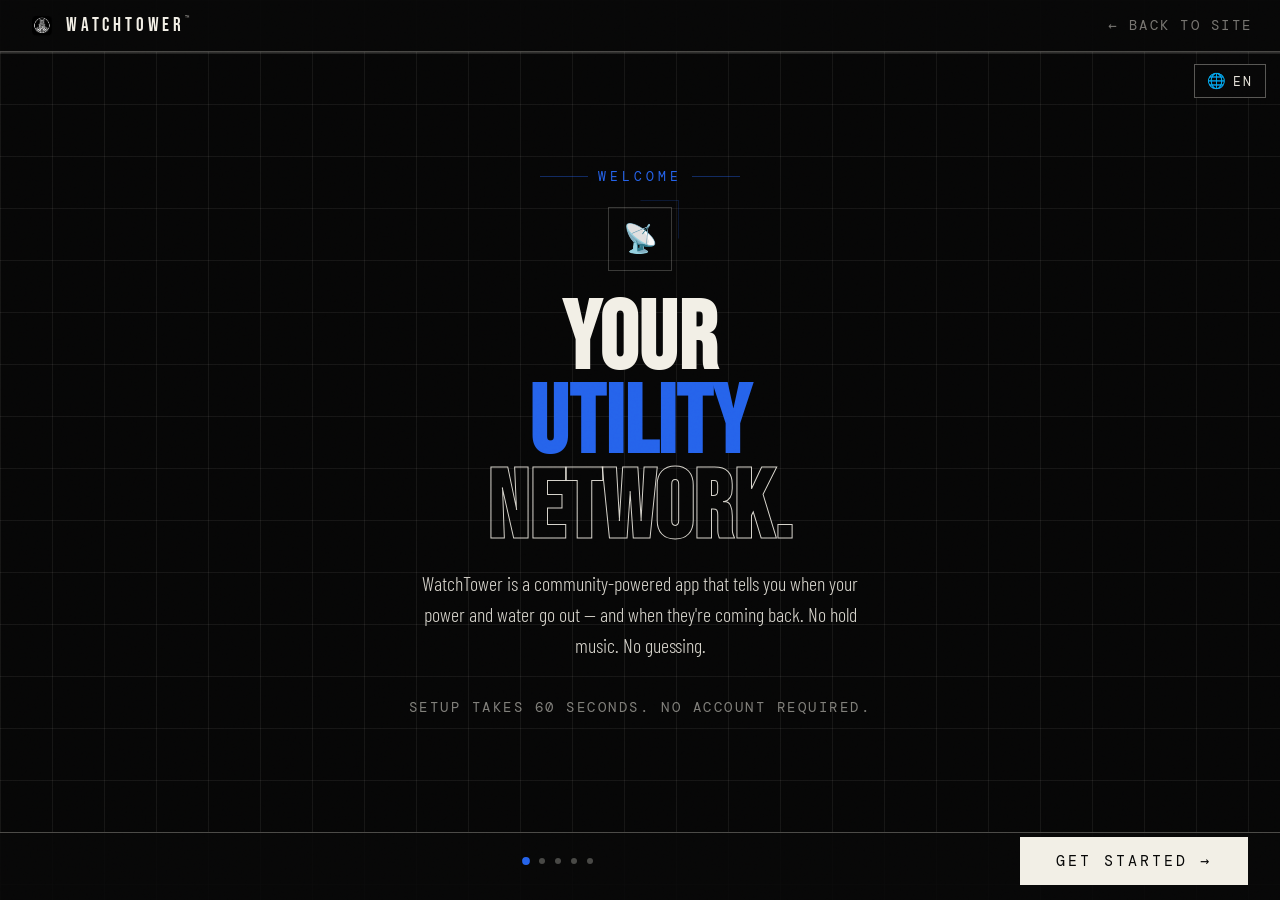
<file: onboarding.html>
<!DOCTYPE html>
<html lang="en">
<head>
<meta charset="UTF-8">
<meta name="viewport" content="width=device-width, initial-scale=1.0">
<title>WATCHTOWER</title>
<link rel="preconnect" href="https://fonts.googleapis.com">
<link rel="preconnect" href="https://fonts.gstatic.com" crossorigin>
<link href="https://fonts.googleapis.com/css2?family=Bebas+Neue&family=DM+Mono:ital,wght@0,300;0,400;0,500;1,400&family=Barlow+Condensed:wght@200;300;400;600;700;900&display=swap" rel="stylesheet">
<style>

/* ── RESET + BASE ── */
*, *::before, *::after { box-sizing: border-box; margin: 0; padding: 0; }

:root {
  --ink:   #060606;
  --paper: #f2efe6;
  --red:   #2563eb;
  --red2:  #7cb6ff;
  --mid:   rgba(242,239,230,0.66);
  --dim:   rgba(242,239,230,0.48);
  --rule:  1px solid rgba(242,239,230,0.28);
  --text-muted: rgba(242,239,230,0.95);
  --text-soft:  rgba(242,239,230,0.92);
}

html {
  font-size: 17px;
  -webkit-text-size-adjust: 100%;
}

html, body {
  height: 100%; width: 100%;
  background: var(--ink);
  color: var(--paper);
  font-family: 'DM Mono', monospace;
  font-size: 1rem;
  line-height: 1.55;
  overflow: hidden;
  cursor: crosshair;
  -webkit-font-smoothing: antialiased;
}

/* grain */
body::before {
  content: '';
  position: fixed; inset: 0; z-index: 9000; pointer-events: none;
  background-image: url("data:image/svg+xml,%3Csvg viewBox='0 0 512 512' xmlns='http://www.w3.org/2000/svg'%3E%3Cfilter id='f'%3E%3CfeTurbulence type='fractalNoise' baseFrequency='0.75' numOctaves='4' stitchTiles='stitch'/%3E%3C/filter%3E%3Crect width='100%25' height='100%25' filter='url(%23f)'/%3E%3C/svg%3E");
  opacity: 0.05; mix-blend-mode: overlay;
}

/* grid */
body::after {
  content: '';
  position: fixed; inset: 0; z-index: 0; pointer-events: none;
  background-image:
    linear-gradient(rgba(242,239,230,0.07) 1px, transparent 1px),
    linear-gradient(90deg, rgba(242,239,230,0.07) 1px, transparent 1px);
  background-size: 52px 52px;
}

@keyframes fadeUp  { from { opacity:0; transform:translateY(20px); } to { opacity:1; transform:none; } }
@keyframes fadeIn  { from { opacity:0; } to { opacity:1; } }
@keyframes blink   { 0%,100%{opacity:1} 50%{opacity:0.25} }
@keyframes pulse   { 0%,100%{transform:scale(1);opacity:1} 50%{transform:scale(1.15);opacity:0.6} }
@keyframes spin    { from{transform:rotate(0deg)} to{transform:rotate(360deg)} }
@keyframes growW   { from{width:0} to{width:var(--target)} }

/* ── SHELL ── */
.shell {
  position: fixed; inset: 0; z-index: 1;
  display: flex; flex-direction: column;
}

/* ── TOP BAR ── */
.topbar {
  height: 52px; flex-shrink: 0;
  display: flex; align-items: center; justify-content: space-between;
  padding: 0 28px;
  border-bottom: var(--rule);
  background: rgba(8,8,8,0.95);
}

.tb-logo {
  display: flex; align-items: center; gap: 10px;
  text-decoration: none;
}

.tb-logo-img { width: 28px; height: 28px; object-fit: contain; display: block; }

.tb-logo-text {
  font-family: 'Bebas Neue', sans-serif;
  font-size: 19px; letter-spacing: 0.2em; color: var(--paper);
}

.tb-logo-text sup {
  font-family: 'DM Mono', monospace;
  font-size: 7px; color: var(--dim); position: relative; top: -3px;
}

.tb-back {
  font-size: 14px; letter-spacing: 0.16em; text-transform: uppercase;
  color: var(--dim); text-decoration: none; transition: color 0.15s;
}

.tb-back:hover { color: var(--paper); }

/* ── PROGRESS BAR ── */
.progress-bar {
  height: 2px; background: rgba(242,239,230,0.11); flex-shrink: 0; position: relative;
}

.progress-fill {
  position: absolute; left: 0; top: 0; height: 100%;
  background: var(--red);
  transition: width 0.6s cubic-bezier(0.4, 0, 0.2, 1);
  width: 0%;
}

/* ── STEPS CONTAINER ── */
.steps { flex: 1; position: relative; overflow: hidden; }

.step {
  position: absolute; inset: 0;
  display: flex; flex-direction: column;
  align-items: center; justify-content: center;
  padding: 40px 24px;
  opacity: 0; pointer-events: none;
  transform: translateX(40px);
  transition: opacity 0.4s ease, transform 0.4s ease;
  text-align: center;
  overflow-y: auto;
}

.step::-webkit-scrollbar { width: 0; }

.step.active {
  opacity: 1; pointer-events: all; transform: none;
}

.step.exit {
  opacity: 0; transform: translateX(-40px);
  pointer-events: none;
}

/* STEP CONTENT WIDTHS */
.step-inner { width: 100%; max-width: 620px; }

/* ── STEP NUMBER ── */
.step-num {
  font-size: 13px; letter-spacing: 0.3em; text-transform: uppercase;
  color: var(--red); margin-bottom: 20px;
  display: flex; align-items: center; justify-content: center; gap: 10px;
}

.step-num::before, .step-num::after {
  content: ''; flex: 1; max-width: 48px; height: 1px; background: rgba(37,99,235,0.4);
}

/* ── STEP ICON ── */
.step-icon {
  width: 64px; height: 64px; margin: 0 auto 28px;
  border: 1px solid rgba(242,239,230,0.22);
  display: flex; align-items: center; justify-content: center;
  font-size: 28px;
  position: relative;
}

/* animated ring around icon */
.step-icon::before {
  content: '';
  position: absolute; inset: -8px;
  border: 1px solid rgba(37,99,235,0.2);
  animation: spin 12s linear infinite;
  clip-path: polygon(50% 0%, 100% 0%, 100% 50%);
}

/* ── STEP HEADLINE ── */
.step-headline {
  font-family: 'Bebas Neue', sans-serif;
  font-size: clamp(52px, 8vw, 96px);
  line-height: 0.88; letter-spacing: 0.01em;
  color: var(--paper); margin-bottom: 16px;
}

.step-headline em { color: var(--red); font-style: normal; }

.step-headline .outline {
  color: transparent;
  -webkit-text-stroke: 1px rgba(242,239,230,0.88);
  display: block;
}

/* ── STEP BODY ── */
.step-body {
  font-family: 'Barlow Condensed', sans-serif;
  font-weight: 300; font-size: 20px; line-height: 1.55;
  color: rgba(242,239,230,0.88);
  margin-bottom: 36px; max-width: 460px; margin-left: auto; margin-right: auto;
}

/* ── FEATURE LIST (step 2) ── */
.feature-list {
  display: grid; grid-template-columns: 1fr 1fr;
  gap: 12px; margin-bottom: 36px; text-align: left;
}

.feat-item {
  border: 1px solid rgba(242,239,230,0.15);
  padding: 16px 18px;
  display: flex; align-items: flex-start; gap: 12px;
  transition: border-color 0.2s, background 0.2s;
}

.feat-item:hover {
  border-color: rgba(242,239,230,0.4);
  background: rgba(242,239,230,0.06);
}

.feat-item-icon { font-size: 20px; flex-shrink: 0; margin-top: 1px; }

.feat-item-title {
  font-family: 'Barlow Condensed', sans-serif;
  font-size: 17px; font-weight: 700; text-transform: uppercase;
  letter-spacing: 0.05em; color: var(--paper); margin-bottom: 3px; line-height: 1;
}

.feat-item-desc {
  font-size: 14px; color: rgba(242,239,230,0.74); line-height: 1.5; letter-spacing: 0.03em;
}

/* ── FORM (step 3) ── */
.form-group {
  text-align: left; margin-bottom: 14px;
}

.form-label {
  font-size: 13px; letter-spacing: 0.2em; text-transform: uppercase;
  color: rgba(242,239,230,0.74); display: block; margin-bottom: 8px;
}

.form-input {
  width: 100%; background: transparent;
  border: 1px solid rgba(242,239,230,0.17);
  color: var(--paper); padding: 13px 16px;
  font-family: 'DM Mono', monospace; font-size: 16px;
  outline: none; transition: border-color 0.15s, background 0.15s;
  cursor: text;
}

.form-input:focus {
  border-color: rgba(242,239,230,0.68);
  background: rgba(242,239,230,0.06);
}

.form-input::placeholder { color: rgba(242,239,230,0.28); }

.form-row { display: grid; grid-template-columns: 1fr 1fr; gap: 12px; }

.checkbox-row {
  display: flex; align-items: center; gap: 14px;
  padding: 14px 0; border-top: var(--rule); margin-top: 6px;
  cursor: crosshair; text-align: left;
}

.custom-checkbox {
  width: 20px; height: 20px; flex-shrink: 0;
  border: 1px solid rgba(242,239,230,0.34);
  display: flex; align-items: center; justify-content: center;
  transition: all 0.15s;
}

.custom-checkbox.checked {
  background: var(--red); border-color: var(--red);
}

.custom-checkbox.checked::after { content: '✓'; font-size: 13px; color: var(--paper); }

.checkbox-label {
  font-size: 15px; letter-spacing: 0.08em;
  color: rgba(242,239,230,0.88); line-height: 1.4;
}

/* ── BOROUGH PICKER (step 3) ── */
.borough-grid {
  display: grid; grid-template-columns: repeat(3, 1fr);
  gap: 10px; margin-bottom: 20px;
}

.boro-btn {
  border: 1px solid rgba(242,239,230,0.15);
  background: transparent; color: rgba(242,239,230,0.8);
  padding: 13px 10px;
  font-family: 'DM Mono', monospace; font-size: 14px;
  letter-spacing: 0.12em; text-transform: uppercase;
  cursor: crosshair; transition: all 0.15s; text-align: center;
}

.boro-btn:hover { border-color: rgba(242,239,230,0.52); color: var(--paper); }

.boro-btn.sel {
  border-color: var(--red); color: var(--paper);
  background: rgba(37,99,235,0.08);
}

/* ── DONE SCREEN ── */
.done-mark {
  width: 72px; height: 72px; margin: 0 auto 32px;
  border: 1px solid var(--red);
  display: flex; align-items: center; justify-content: center;
  font-size: 30px; color: var(--red);
}

.alert-sample {
  border: 1px solid rgba(242,239,230,0.15);
  border-left: 2px solid var(--red);
  padding: 16px 20px; margin: 0 auto 32px;
  max-width: 480px; text-align: left;
  background: rgba(37,99,235,0.03);
}

.alert-sample-lbl {
  font-size: 12px; letter-spacing: 0.2em; text-transform: uppercase;
  color: var(--red); margin-bottom: 8px;
}

.alert-sample-txt {
  font-size: 15px; line-height: 1.65;
  color: rgba(242,239,230,0.84);
}

/* ── BOTTOM BAR ── */
.bottom-bar {
  height: 68px; flex-shrink: 0;
  display: flex; align-items: center; justify-content: space-between;
  padding: 0 32px;
  border-top: var(--rule);
  background: rgba(8,8,8,0.9);
}

.dot-nav {
  display: flex; align-items: center; gap: 10px;
}

.dot {
  width: 6px; height: 6px; border-radius: 50%;
  background: rgba(242,239,230,0.28);
  transition: background 0.25s, transform 0.25s;
  cursor: crosshair;
}

.dot.active { background: var(--red); transform: scale(1.3); }
.dot.done   { background: rgba(242,239,230,0.68); }

.back-btn {
  font-size: 14px; letter-spacing: 0.18em; text-transform: uppercase;
  color: rgba(242,239,230,0.6); background: none; border: none;
  cursor: crosshair; transition: color 0.15s; font-family: 'DM Mono', monospace;
  display: flex; align-items: center; gap: 8px;
}

.back-btn:hover { color: var(--paper); }
.back-btn:disabled { opacity: 0; pointer-events: none; }

.next-btn {
  font-size: 15px; letter-spacing: 0.2em; text-transform: uppercase;
  color: var(--ink); background: var(--paper); border: none;
  padding: 14px 36px; cursor: crosshair;
  transition: background 0.15s, color 0.15s;
  font-family: 'DM Mono', monospace;
}

.next-btn:hover { background: var(--red); color: var(--paper); }
.next-btn.red { background: var(--red); color: var(--paper); }
.next-btn.red:hover { background: #a82018; }

/* ════════════════════════════════════════════
   WATCHTOWER — RESPONSIVE CSS
   Breakpoints:
   Mobile:  max 767px
   Tablet:  768px – 1023px
   Desktop: 1024px+
════════════════════════════════════════════ */

/* ── TABLET (768–1023px) ── */
@media (max-width: 1023px) {

  /* NAV */
  nav, .topnav {
    height: 52px;
  }

  .nav-links { display: none; }

  .nav-right, .tn-right { border-left: var(--rule); }

  .nav-status, .tn-status { padding: 0 14px; font-size: 13px; }

  /* HERO — stack wordmark + map */
  .hero-wordmark-row {
    grid-template-columns: 1fr;
    padding: 24px 24px 0;
  }

  .hero-right-text { max-width: 100%; padding-bottom: 20px; }

  .hero-wordmark { font-size: clamp(80px, 14vw, 140px); }

  .hero-map-section {
    grid-template-columns: 1fr;
    grid-template-rows: 420px auto;
    min-height: unset;
    margin-top: 0;
  }

  .hero-map-wrap { border-right: none; border-bottom: var(--rule); }

  .hero-feed { max-height: 300px; }

  /* MANIFESTO */
  .manifesto { grid-template-columns: 1fr; }
  .man-num { display: none; }
  .man-aside { border-left: none; border-top: var(--rule); padding: 20px 32px; }
  .man-text { padding: 28px 32px; }

  /* HOW */
  .how-grid { grid-template-columns: 1fr 1fr; }
  .how-cell:nth-child(2) { border-right: none; }
  .how-cell:nth-child(3) { border-top: var(--rule); }

  /* FEATURES */
  .feat-grid { grid-template-columns: 1fr; }
  .feat-cell { border-right: none !important; }

  /* REPORT */
  .report-section { grid-template-columns: 1fr; }
  .report-left { border-right: none; border-bottom: var(--rule); }

  /* ACCESS */
  .access-strip { grid-template-columns: 1fr; }
  .access-cell { border-right: none; border-bottom: var(--rule); }
  .access-cell:last-child { border-bottom: none; }

  /* FOOTER */
  footer {
    grid-template-columns: 1fr 1fr;
    gap: 32px;
  }
  .ft-brand { grid-column: 1 / -1; }

  /* SEC HEADER */
  .sec-head { grid-template-columns: 60px 1fr; }
  .sec-right { display: none; }

  /* APP SHELL */
  .shell { grid-template-rows: 52px 22px 1fr 56px; }

  /* TOP NAV TABS — hide labels on tablet */
  .tn-tab { padding: 0 14px; font-size: 13px; }
  .tn-tab span:not(.tn-tab-icon):not(.tn-badge) { display: none; }

  /* APP VIEWS */
  .v-map { grid-template-columns: 1fr; }
  .map-sidebar { display: none; }

  .v-chat { grid-template-columns: 220px 1fr; }

  .aid-grid { grid-template-columns: 1fr 1fr; }
  .aid-card:nth-child(2n) { border-right: none; }
  .aid-card:nth-child(n+3) { border-top: var(--rule); }

  .np-grid { grid-template-columns: 1fr 1fr; }
  .np-cell:nth-child(2n) { border-right: none; }

  .v-profile { grid-template-columns: 240px 1fr; }

  /* ONBOARDING */
  .feature-list { grid-template-columns: 1fr; }
  .form-row { grid-template-columns: 1fr; }
  .borough-grid { grid-template-columns: 1fr 1fr 1fr; }

}

/* ── MOBILE (max 767px) ── */
@media (max-width: 767px) {

  /* NAV */
  nav, .topnav { height: 52px; padding: 0 16px; }

  .nav-logo, .tn-logo, .topbar-logo {
    padding: 0 14px 0 0;
    border-right: none;
  }

  .nav-logo-type, .tn-logo-type, .logo-text { font-size: 16px; }

  .nav-links { display: none; }

  .tn-tabs { gap: 0; }

  .tn-tab {
    padding: 0 10px;
    font-size: 0; /* hide text labels */
    gap: 0;
  }

  .tn-tab-icon { font-size: 18px; }
  .tn-badge { position: absolute; top: 6px; right: 4px; width: 12px; height: 12px; font-size: 7px; }

  .nav-status, .tn-status { display: none; }

  .nav-cta { padding: 0 14px; font-size: 13px; }

  /* TICKER */
  .ticker-wrap, .ticker { height: 22px; }
  .t-item { font-size: 11px; padding: 0 24px; }

  /* HERO */
  .hero { padding-top: 74px; }

  .hero-wordmark-row {
    grid-template-columns: 1fr;
    padding: 20px 16px 0;
    gap: 16px;
  }

  .hero-wordmark { font-size: clamp(64px, 18vw, 110px); line-height: 0.84; }

  .hero-right-text { padding-bottom: 0; }

  .hero-desc { font-size: 17px; margin-bottom: 18px; }

  .hero-ctas { flex-direction: column; align-items: flex-start; gap: 12px; }

  .hero-map-section {
    grid-template-columns: 1fr;
    grid-template-rows: 55vw auto;
    margin-top: 16px;
  }

  .hero-map-wrap { border-right: none; border-bottom: var(--rule); min-height: 240px; }

  .hero-feed { max-height: 260px; }

  .map-tab-bar { overflow-x: auto; }
  .map-tab { font-size: 12px; padding: 8px 12px; }

  /* MANIFESTO */
  .manifesto { grid-template-columns: 1fr; }
  .man-num { display: none; }
  .man-text { padding: 24px 20px; font-size: clamp(16px, 4vw, 24px); }
  .man-aside { display: none; }

  /* SEC HEADER */
  .sec-head { grid-template-columns: 48px 1fr; }
  .sec-n { padding: 12px 14px; font-size: 13px; }
  .sec-title { padding: 12px 14px; font-size: 13px; }
  .sec-right { display: none; }

  /* HOW */
  .how-grid { grid-template-columns: 1fr; }
  .how-cell { border-right: none; padding: 32px 20px; }
  .how-cell + .how-cell { border-top: var(--rule); }

  /* TYPE BREAK */
  .type-break { padding: 0 20px; }
  .type-break-inner { font-size: clamp(36px, 8vw, 64px); padding: 16px 0; }

  /* FEATURES */
  .feat-grid { grid-template-columns: 1fr; }
  .feat-cell { padding: 36px 20px; border-right: none !important; }
  .feat-title { font-size: 42px; }

  /* REPORT */
  .report-section { grid-template-columns: 1fr; }
  .report-left { padding: 36px 20px; border-right: none; border-bottom: var(--rule); }
  .report-left h2 { font-size: 60px; }
  .form-row.c2 { grid-template-columns: 1fr; }
  .tog-row { grid-template-columns: 1fr; }
  .report-right { padding: 28px 20px; }
  .stat-n { font-size: 56px; }

  /* ACCESS */
  .access-strip { grid-template-columns: 1fr; }
  .access-cell { padding: 24px 20px; border-right: none; border-bottom: var(--rule); }
  .access-cell:last-child { border-bottom: none; }

  /* FOOTER */
  footer {
    grid-template-columns: 1fr;
    padding: 32px 20px 24px;
    gap: 24px;
  }
  .ft-brand { font-size: 40px; }
  .ft-bottom { padding: 14px 20px; flex-direction: column; gap: 6px; }

  /* ── APP SHELL MOBILE ── */
  .shell { grid-template-rows: 52px 20px 1fr 58px; }

  /* TOP NAV — icon only */
  .tn-tabs { overflow-x: auto; }
  .tn-tab { padding: 0 14px; font-size: 0; }
  .tn-tab-icon { font-size: 19px; }

  /* VIEWS FULL WIDTH */
  .v-map { grid-template-columns: 1fr; }
  .map-sidebar { display: none; }

  /* CHAT — full width, hide channel list on mobile */
  .v-chat { grid-template-columns: 1fr; }
  .chat-channels { display: none; }
  .chat-main { display: flex; }

  /* MUTUAL AID */
  .v-aid {}
  .aid-header { padding: 16px 16px 14px; flex-direction: column; align-items: flex-start; gap: 14px; }
  .aid-title { font-size: 36px; }
  .aid-filters { overflow-x: auto; }
  .aid-grid { grid-template-columns: 1fr; }
  .aid-card { border-right: none !important; padding: 20px 16px; }

  /* ALERTS */
  .alerts-header { padding: 16px 16px 14px; flex-direction: column; align-items: flex-start; gap: 12px; }
  .alerts-title { font-size: 36px; }
  .alert-body { padding: 14px 16px; }
  .alert-time-col { padding: 14px 14px; }
  .notif-prefs { padding: 20px 16px; }
  .np-grid { grid-template-columns: 1fr; }
  .np-cell { border-right: none !important; }

  /* PROFILE */
  .v-profile { grid-template-columns: 1fr; }
  .profile-left { border-right: none; border-bottom: var(--rule); padding: 20px 16px; }
  .profile-main { padding: 20px 16px; }

  /* CHAT INPUT */
  .chat-input-wrap { padding: 10px 14px; }
  .chat-input { font-size: 16px; padding: 10px 12px; }
  .send-btn { padding: 10px 14px; font-size: 13px; }

  /* MESSAGES */
  .messages { padding: 14px 16px; }
  .msg { padding: 5px 0; }
  .msg:hover { margin: 0 -16px; padding: 5px 16px; }
  .msg-text { font-size: 15px; }

  /* BOTTOM TAB BAR */
  .bottombar { height: 58px; }
  .bot-label { font-size: 8px; }
  .bot-icon { font-size: 20px; }

  /* ONBOARDING INDEX.HTML */
  .step { padding: 24px 16px; }
  .step-headline { font-size: clamp(44px, 12vw, 80px); }
  .step-body { font-size: 18px; }
  .feature-list { grid-template-columns: 1fr; gap: 10px; }
  .form-row { grid-template-columns: 1fr !important; }
  .borough-grid { grid-template-columns: 1fr 1fr; }
  .bottom-bar { padding: 0 16px; }

  /* TOPBAR (onboarding) */
  .topbar { padding: 0 16px; }
  .tb-logo-text { font-size: 16px; }
  .tb-back { font-size: 13px; }

  /* PROFILE PAGE FORMS */
  .conf-grid { grid-template-columns: 1fr; }
  .lang-grid { grid-template-columns: 1fr 1fr; }

  /* HIDE heavy decorative elements on mobile */
  .how-ghost { display: none; }
  .feat-ghost { display: none; }
  .hero-glitch { display: none; }

}

/* ── SMALL MOBILE (max 390px — iPhone SE, older phones) ── */
@media (max-width: 390px) {

  .hero-wordmark { font-size: 58px; }
  .step-headline { font-size: 42px; }
  .report-left h2 { font-size: 48px; }
  .feat-title { font-size: 36px; }
  .alerts-title, .aid-title { font-size: 30px; }

  .next-btn { padding: 12px 20px; font-size: 14px; }
  .bottom-bar { height: 62px; }

  footer { padding: 24px 16px; }

  .borough-grid { grid-template-columns: 1fr 1fr; }

}

/* ── SAFE AREA (iPhone notch / home bar) ── */
@supports (padding: max(0px)) {
  .bottom-bar, .bottombar {
    padding-bottom: max(12px, env(safe-area-inset-bottom));
  }
  nav, .topnav {
    padding-top: env(safe-area-inset-top);
  }
}



/* ── MOBILE TOUCH FIXES ── */
* { -webkit-tap-highlight-color: transparent; }
button, a, [onclick] { touch-action: manipulation; }
input, select, textarea { font-size: 18px !important; } /* prevent iOS zoom on focus */
.chat-input { font-size: 18px !important; }


#google_translate_element {
  position: fixed;
  top: 14px;
  right: 220px;
  z-index: 600;
}

#google_translate_element select {
  background: rgba(8,8,8,0.95);
  border: 1px solid rgba(242,239,230,0.34);
  color: rgba(242,239,230,0.92);
  font-family: 'DM Mono', monospace;
  font-size: 12px;
  letter-spacing: 0.12em;
  padding: 5px 8px;
  cursor: pointer;
  outline: none;
  appearance: none;
  -webkit-appearance: none;
}

#google_translate_element .goog-te-gadget-simple {
  background: transparent !important;
  border: none !important;
  font-size: 12px !important;
}

.goog-te-banner-frame { display: none !important; }
body { top: 0 !important; }
.skiptranslate { display: none !important; }

@media (max-width: 767px) {
  #google_translate_element {
    top: 58px;
    right: 8px;
    z-index: 498;
  }
  #google_translate_element select { font-size: 13px; padding: 5px 8px; }
}

</style>
</head>
<body>
<div class="shell">

  <!-- TOP BAR -->
  <div class="topbar">
    <a href="homepage.html" class="tb-logo">
      <img src="Untitled-2.png" alt="WatchTower" class="tb-logo-img">
      <span class="tb-logo-text">WATCHTOWER<sup>™</sup></span>
    </a>
    <a href="homepage.html" class="tb-back">← Back to site</a>
  </div>

  <!-- PROGRESS -->
  <div class="progress-bar">
    <div class="progress-fill" id="prog"></div>
  </div>

  <!-- STEPS -->
  <div class="steps">

    <!-- ── STEP 0: INTRO ── -->
    <div class="step active" id="s0">
      <div class="step-inner">
        <div class="step-num">Welcome</div>

        <div class="step-icon">📡</div>

        <h1 class="step-headline">
          YOUR<br>
          <em>UTILITY</em><br>
          <span class="outline">NETWORK.</span>
        </h1>

        <p class="step-body">
          WatchTower is a community-powered app that tells you when your power and water go out — and when they're coming back. No hold music. No guessing.
        </p>

        <p style="font-size: 14px;letter-spacing:0.18em;text-transform:uppercase;color:rgba(242,239,230,0.52)">
          Setup takes 60 seconds. No account required.
        </p>
      </div>
    </div>

    <!-- ── STEP 1: HOW IT WORKS ── -->
    <div class="step" id="s1">
      <div class="step-inner">
        <div class="step-num">01 — How It Works</div>

        <h1 class="step-headline">
          BUILT FOR<br>
          <em>WHEN</em><br>
          <span class="outline">IT BREAKS.</span>
        </h1>

        <div class="feature-list">
          <div class="feat-item">
            <span class="feat-item-icon">🗺</span>
            <div>
              <div class="feat-item-title">Live Map</div>
              <div class="feat-item-desc">Color-coded blocks show exactly what's on or out in your neighborhood</div>
            </div>
          </div>
          <div class="feat-item">
            <span class="feat-item-icon">✅</span>
            <div>
              <div class="feat-item-title">One-Tap Reports</div>
              <div class="feat-item-desc">Log an outage or restoration in seconds. Works offline, works at 2% battery</div>
            </div>
          </div>
          <div class="feat-item">
            <span class="feat-item-icon">💬</span>
            <div>
              <div class="feat-item-title">Community Chat</div>
              <div class="feat-item-desc">Connect with neighbors during outages — share updates, resources, and timelines</div>
            </div>
          </div>
          <div class="feat-item">
            <span class="feat-item-icon">🤝</span>
            <div>
              <div class="feat-item-title">Mutual Aid</div>
              <div class="feat-item-desc">See who has ice, a generator, or charging — and post what you can offer</div>
            </div>
          </div>
          <div class="feat-item">
            <span class="feat-item-icon">🔔</span>
            <div>
              <div class="feat-item-title">Smart Alerts</div>
              <div class="feat-item-desc">Get texts when utilities are restored in your building. App, SMS, or call-in</div>
            </div>
          </div>
          <div class="feat-item">
            <span class="feat-item-icon">🔋</span>
            <div>
              <div class="feat-item-title">Battery Saver</div>
              <div class="feat-item-desc">Ultra-low power mode so WatchTower doesn't drain the battery you need most</div>
            </div>
          </div>
        </div>
      </div>
    </div>

    <!-- ── STEP 2: LOCATION ── -->
    <div class="step" id="s2">
      <div class="step-inner">
        <div class="step-num">02 — Your Location</div>

        <h1 class="step-headline">
          WHERE<br>
          ARE<br>
          <em>YOU?</em>
        </h1>

        <p class="step-body">WatchTower pulls the live feed for your neighborhood. Drop your zip and pick your borough.</p>

        <div class="form-row" style="margin-bottom:14px">
          <div class="form-group" style="margin-bottom:0">
            <label class="form-label">Zip Code *</label>
            <input class="form-input" type="text" placeholder="e.g. 10451" maxlength="5" id="zip-input">
          </div>
          <div class="form-group" style="margin-bottom:0">
            <label class="form-label">Cross Street (optional)</label>
            <input class="form-input" type="text" placeholder="e.g. 138th &amp; Willis">
          </div>
        </div>

        <div class="borough-grid">
          <button class="boro-btn" onclick="selectBoro(this)">Bronx</button>
          <button class="boro-btn" onclick="selectBoro(this)">Brooklyn</button>
          <button class="boro-btn" onclick="selectBoro(this)">Manhattan</button>
          <button class="boro-btn" onclick="selectBoro(this)">Queens</button>
          <button class="boro-btn" onclick="selectBoro(this)">Staten Island</button>
          <button class="boro-btn" onclick="selectBoro(this)">Auto-detect</button>
        </div>
      </div>
    </div>

    <!-- ── STEP 3: ALERTS ── -->
    <div class="step" id="s3">
      <div class="step-inner">
        <div class="step-num">03 — Stay Connected</div>

        <h1 class="step-headline">
          HOW DO<br>
          WE REACH<br>
          <em>YOU?</em>
        </h1>

        <p class="step-body">WatchTower works by app, SMS, or call-in. Add your phone and we'll text you the moment something changes in your area.</p>

        <div class="form-group">
          <label class="form-label">Phone / SMS — recommended</label>
          <input class="form-input" type="tel" placeholder="e.g. 917-555-0100">
        </div>

        <div class="form-group">
          <label class="form-label">Email — optional</label>
          <input class="form-input" type="email" placeholder="e.g. name@email.com">
        </div>

        <div class="checkbox-row" onclick="toggleCheck(this)">
          <div class="custom-checkbox checked" id="notif-check"></div>
          <span class="checkbox-label">Send me alerts when utilities go out or come back in my area</span>
        </div>

        <div class="checkbox-row" onclick="toggleCheck(this)">
          <div class="custom-checkbox" id="aid-check"></div>
          <span class="checkbox-label">Notify me when neighbors post mutual aid resources nearby</span>
        </div>

        <p style="font-size: 13px;letter-spacing:0.1em;color:rgba(242,239,230,0.4);margin-top:14px;line-height:1.7;text-align:left">
          No account. No data sharing. Reports are anonymous by default.<br>
          You can also reach WatchTower by SMS — text <span style="color:rgba(37,99,235,0.8)">WATCH</span> to <span style="color:rgba(37,99,235,0.8)">+1 (855) 502-6699</span>
        </p>
      </div>
    </div>

    <!-- ── STEP 4: DONE ── -->
    <div class="step" id="s4">
      <div class="step-inner">
        <div class="step-num">You're Live</div>

        <div class="done-mark">✓</div>

        <h1 class="step-headline">
          WATCH<br>
          <em>TOWER</em><br>
          <span class="outline">IS ON.</span>
        </h1>

        <p class="step-body" style="margin-bottom:28px">
          You're connected to the community grid. WatchTower is now monitoring your area and will alert you the moment something changes.
        </p>

        <div class="alert-sample">
          <div class="alert-sample-lbl">Sample alert — what you'll receive</div>
          <div class="alert-sample-txt">
            WATCHTOWER: ⚡ Power out confirmed — 138th St / Willis Ave (10451).<br>
            Reported by 6 neighbors · Updated 2 min ago.<br>
            Reply STATUS for live map link.
          </div>
        </div>
      </div>
    </div>

  </div><!-- /steps -->

  <!-- BOTTOM BAR -->
  <div class="bottom-bar">
    <button class="back-btn" id="back-btn" disabled onclick="prevStep()">← Back</button>

    <div class="dot-nav" id="dots">
      <div class="dot active" onclick="goTo(0)"></div>
      <div class="dot" onclick="goTo(1)"></div>
      <div class="dot" onclick="goTo(2)"></div>
      <div class="dot" onclick="goTo(3)"></div>
      <div class="dot" onclick="goTo(4)"></div>
    </div>

    <button class="next-btn" id="next-btn" onclick="nextStep()">Get Started →</button>
  </div>

</div><!-- /shell -->

<script>
let cur = 0;
const total = 5;

const labels = [
  'Get Started →',
  'Next →',
  'Next →',
  'Next →',
  'View Live Map →'
];

function render() {
  // steps
  document.querySelectorAll('.step').forEach((s, i) => {
    s.classList.remove('active', 'exit');
    if (i === cur) s.classList.add('active');
  });

  // progress bar
  document.getElementById('prog').style.width = ((cur / (total - 1)) * 100) + '%';

  // dots
  document.querySelectorAll('.dot').forEach((d, i) => {
    d.classList.remove('active', 'done');
    if (i === cur) d.classList.add('active');
    else if (i < cur) d.classList.add('done');
  });

  // back btn
  document.getElementById('back-btn').disabled = cur === 0;

  // next btn
  const btn = document.getElementById('next-btn');
  btn.textContent = labels[cur];
  if (cur === total - 1) {
    btn.classList.add('red');
  } else {
    btn.classList.remove('red');
  }
}

async function nextStep() {
  if (cur === total - 1) {
    // send welcome notification before redirecting
    const phone = document.querySelector('input[type="tel"]')?.value?.trim();
    const email = document.querySelector('input[type="email"]')?.value?.trim();
    const zip   = document.getElementById('zip-input')?.value?.trim();
    const boro  = document.querySelector('.boro-btn.sel')?.textContent?.trim();

    if (phone || email) {
      try {
        await fetch('/api/notify', {
          method: 'POST',
          headers: { 'Content-Type': 'application/json' },
          body: JSON.stringify({
            type: 'welcome',
            phone: phone || null,
            email: email || null,
            zip: zip || 'your area',
            utility: 'power and water',
            name: boro ? boro + ' resident' : null
          })
        });
      } catch(e) { /* fail silently — still redirect */ }
    }

    window.location.href = 'loading.html';
    return;
  }

  const leaving = document.getElementById('s' + cur);
  leaving.classList.add('exit');
  setTimeout(() => leaving.classList.remove('exit'), 400);

  cur++;
  render();
}

function prevStep() {
  if (cur === 0) return;
  cur--;
  render();
}

function goTo(n) {
  if (n > cur) return; // only go back via dots
  cur = n;
  render();
}

function selectBoro(btn) {
  document.querySelectorAll('.boro-btn').forEach(b => b.classList.remove('sel'));
  btn.classList.add('sel');
}

function toggleCheck(row) {
  const box = row.querySelector('.custom-checkbox');
  box.classList.toggle('checked');
}

render();
</script>




<style>
/* ── TRANSLATE/ACCESS WIDGET ── */
#wt-access-widget {
  position: fixed;
  top: 64px;
  right: 14px;
  z-index: 4999;
}

#wt-access-toggle {
  display: flex; align-items: center; gap: 6px;
  background: rgba(8,8,8,0.92);
  border: 1px solid rgba(242,239,230,0.34);
  color: rgba(242,239,230,0.95);
  padding: 6px 12px;
  font-family: 'DM Mono', monospace;
  font-size: 13px; letter-spacing: 0.14em;
  cursor: pointer;
  backdrop-filter: blur(8px);
  transition: border-color 0.15s, color 0.15s;
  font-weight: normal;
}

#wt-access-toggle:hover { border-color: rgba(242,239,230,0.74); color: #ede9e0; }
.wt-access-icon { font-size: 15px; }

.wt-access-panel {
  display: none; position: absolute;
  top: calc(100% + 8px); right: 0; width: 240px;
  background: rgba(8,8,8,0.97);
  border: 1px solid rgba(242,239,230,0.34);
  backdrop-filter: blur(12px);
}

.wt-access-panel.open { display: block; }

.wt-ap-section { padding: 14px 16px; border-bottom: 1px solid rgba(242,239,230,0.15); }

.wt-ap-label {
  font-size: 11px; letter-spacing: 0.24em; text-transform: uppercase;
  color: rgba(242,239,230,0.68); margin-bottom: 10px; font-family: 'DM Mono', monospace;
}

.wt-ap-row {
  display: flex; align-items: center; justify-content: space-between;
  gap: 10px; margin-bottom: 8px;
  font-size: 14px; color: rgba(242,239,230,0.92); font-family: 'DM Mono', monospace;
}
.wt-ap-row:last-child { margin-bottom: 0; }

.wt-ap-link { color: #2563eb !important; font-size: 13px; text-decoration: none; letter-spacing: 0.06em; }
.wt-ap-link:hover { text-decoration: underline; }

.wt-sw { position: relative; width: 32px; height: 16px; cursor: pointer; flex-shrink: 0; }
.wt-sw input { opacity: 0; width: 0; height: 0; position: absolute; }
.wt-sw-t { position: absolute; inset: 0; background: rgba(242,239,230,0.11); border: 1px solid rgba(242,239,230,0.2); transition: all 0.2s; }
.wt-sw-d { position: absolute; top: 2px; left: 2px; width: 10px; height: 10px; background: rgba(242,239,230,0.6); transition: all 0.2s; }
.wt-sw input:checked ~ .wt-sw-t { background: rgba(37,99,235,0.25); border-color: #2563eb; }
.wt-sw input:checked ~ .wt-sw-d { transform: translateX(16px); background: #2563eb; }

#wt-access-widget #google_translate_element { width: 100%; }
#wt-access-widget .goog-te-gadget-simple {
  background: rgba(242,239,230,0.08) !important;
  border: 1px solid rgba(242,239,230,0.22) !important;
  padding: 5px 8px !important; width: 100% !important;
  box-sizing: border-box !important;
}
#wt-access-widget .goog-te-gadget-simple a,
#wt-access-widget .goog-te-gadget-simple span {
  color: rgba(242,239,230,0.94) !important;
  font-family: 'DM Mono', monospace !important;
  font-size: 13px !important; letter-spacing: 0.1em !important;
  text-decoration: none !important;
}
.goog-te-banner-frame { display: none !important; }
body { top: 0 !important; }
.skiptranslate iframe { display: none !important; }

body.large-text { font-size: 118% !important; }
body.high-contrast { background: #000 !important; filter: contrast(1.3); }

@media (max-width: 767px) {
  #wt-access-widget {
  position: fixed;
  top: 64px;
  right: 14px;
  z-index: 4999;
}
  .wt-access-panel { width: 220px; }
  #wt-access-toggle { padding: 5px 10px; font-size: 12px; }
}

</style>
<!-- ── TRANSLATE + ACCESSIBILITY WIDGET ── -->
<div id="wt-access-widget">
  <button id="wt-access-toggle" onclick="toggleAccessWidget()" title="Language & Accessibility">
    <span class="wt-access-icon">🌐</span>
    <span class="wt-access-label">EN</span>
  </button>
  <div id="wt-access-panel" class="wt-access-panel">
    <div class="wt-ap-section">
      <div class="wt-ap-label">Language</div>
      <div id="google_translate_element"></div>
    </div>
    <div class="wt-ap-section">
      <div class="wt-ap-label">Accessibility</div>
      <div class="wt-ap-row">
        <span>High Contrast</span>
        <label class="wt-sw"><input type="checkbox" onchange="toggleHighContrast(this)"><span class="wt-sw-t"></span><span class="wt-sw-d"></span></label>
      </div>
    </div>
    <div class="wt-ap-section" style="border-bottom:none">
      <div class="wt-ap-label">Quick Access</div>
      <div class="wt-ap-row" style="flex-direction:column;align-items:flex-start;gap:3px">
        <span>SMS Hotline</span>
        <a href="sms:+18555026699" class="wt-ap-link">Text WATCH to +1 (855) 502-6699</a>
      </div>
      <div class="wt-ap-row" style="flex-direction:column;align-items:flex-start;gap:3px;margin-top:8px">
        <span>Call-In</span>
        <a href="tel:+18009282897" class="wt-ap-link">1-800-WATCH-TWR</a>
      </div>
    </div>
  </div>
</div>

<script>
function toggleAccessWidget() {
  document.getElementById('wt-access-panel').classList.toggle('open');
}

document.addEventListener('click', function(e) {
  const w = document.getElementById('wt-access-widget');
  if (w && !w.contains(e.target)) {
    document.getElementById('wt-access-panel').classList.remove('open');
  }
});

function toggleHighContrast(cb) {
  document.body.classList.toggle('high-contrast', cb.checked);
  try { localStorage.setItem('wt_high_contrast', cb.checked); } catch(e) {}
}

window.addEventListener('load', function() {
  try {
    if (localStorage.getItem('wt_high_contrast') === 'true') {
      document.body.classList.add('high-contrast');
      const cb = document.querySelector('[onchange*="toggleHighContrast"]');
      if (cb) cb.checked = true;
    }
  } catch(e) {}
});

function googleTranslateElementInit() {
  new google.translate.TranslateElement({
    pageLanguage: 'en',
    includedLanguages: 'es,zh-CN,ht,bn,ru,ar,fr,ko,pt,pl,ur',
    layout: google.translate.TranslateElement.InlineLayout.SIMPLE,
    autoDisplay: false
  }, 'google_translate_element');
}

</script>
<script src="//translate.google.com/translate_a/element.js?cb=googleTranslateElementInit"></script>

</body>
</html>
</file>
